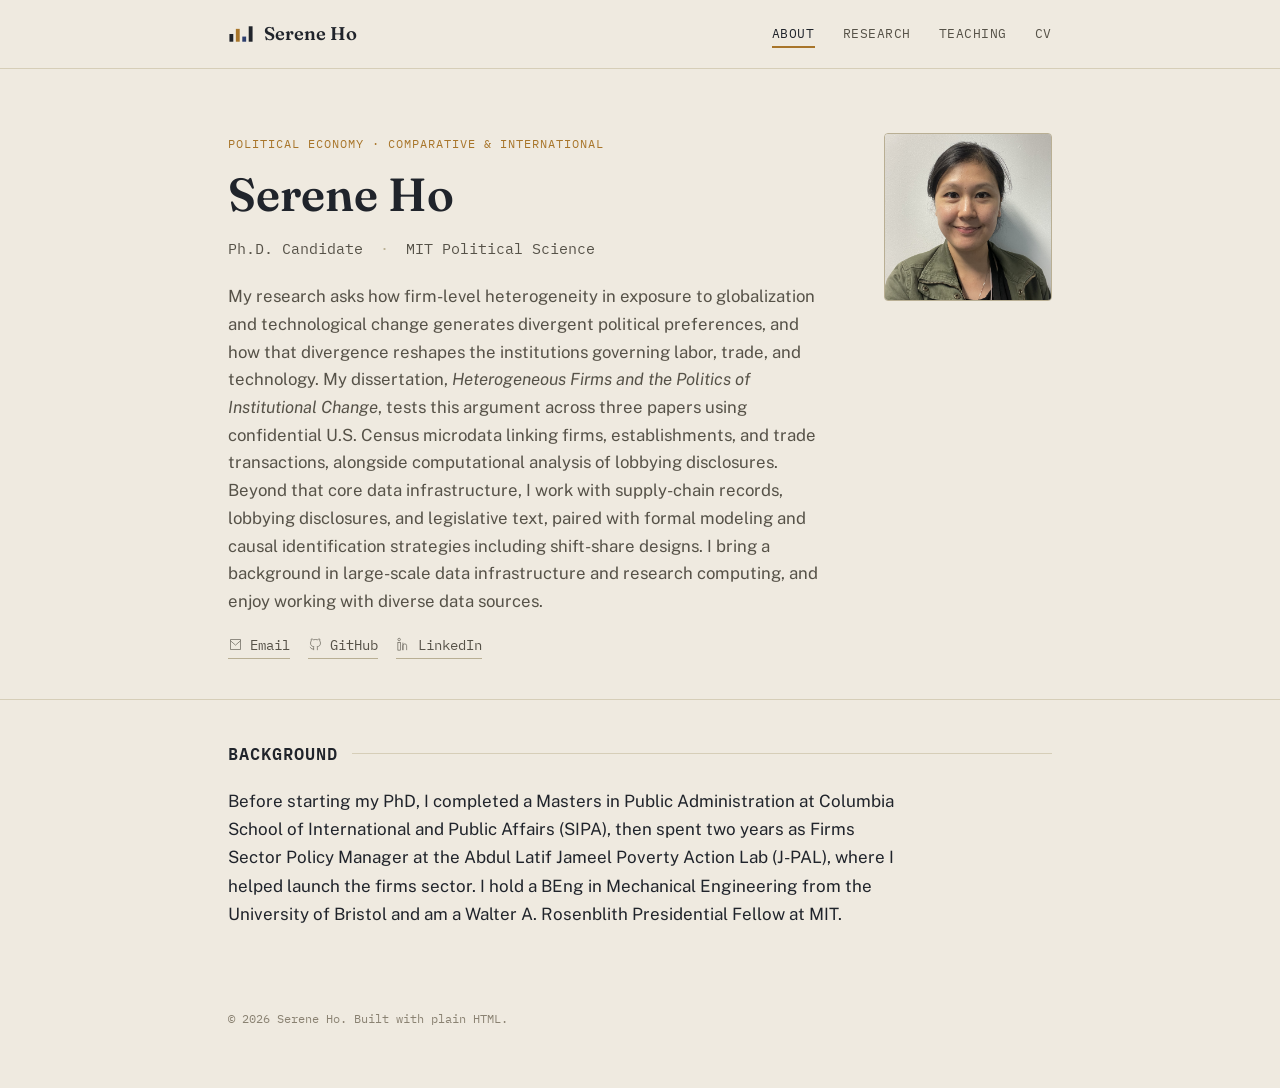
<file: index.html>
<!DOCTYPE html>
<html lang="en">
<head>
<meta charset="UTF-8">
<meta name="viewport" content="width=device-width, initial-scale=1">
<title>Serene Ho</title>
<meta name="description" content="Serene Ho — Ph.D. Candidate, MIT Political Science. Research on firm heterogeneity, trade, and labor market institutions.">
<link rel="preconnect" href="https://fonts.googleapis.com">
<link rel="preconnect" href="https://fonts.gstatic.com" crossorigin>
<link href="https://fonts.googleapis.com/css2?family=Fraunces:opsz,wght@9..144,500;9..144,600&family=Public+Sans:wght@400;500;600&family=IBM+Plex+Mono:wght@400;500&display=swap" rel="stylesheet">
<link rel="stylesheet" href="assets/css/style.css">
</head>
<body>

<nav class="site-nav">
  <div class="container">
    <a href="index.html" class="brand">
      <svg class="mark" viewBox="0 0 40 28" width="26" height="18" aria-hidden="true">
        <rect x="2" y="14" width="6" height="12" style="fill:var(--ink)"/>
        <rect x="12" y="6" width="6" height="20" style="fill:var(--ochre)"/>
        <rect x="22" y="18" width="6" height="8" style="fill:var(--indigo)"/>
        <rect x="32" y="2" width="6" height="24" style="fill:var(--ink)"/>
      </svg>
      Serene Ho
    </a>
    <button class="nav-toggle" aria-expanded="false" aria-controls="nav-links">Menu</button>
    <ul class="nav-links" id="nav-links">
      <li><a href="index.html" aria-current="page">About</a></li>
      <li><a href="research.html">Research</a></li>
      <li><a href="teaching.html">Teaching</a></li>
      <li><a href="cv.html">CV</a></li>
    </ul>
  </div>
</nav>

<header class="hero">
  <div class="container">
    <div>
      <p class="eyebrow">Political Economy · Comparative &amp; International</p>
      <h1>Serene Ho</h1>
      <p class="role">Ph.D. Candidate <span class="sep">&middot;</span> MIT Political Science</p>
<div class="prose lede">
  <p>My research asks how firm-level heterogeneity in exposure to globalization and technological change generates divergent political preferences, 
    and how that divergence reshapes the institutions governing labor, trade, and technology. My dissertation, <em>Heterogeneous Firms and the Politics of Institutional Change</em>, 
    tests this argument across three papers using confidential U.S. Census microdata linking firms, establishments, and trade transactions, alongside computational analysis of lobbying disclosures.
    Beyond that core data infrastructure, I work with supply-chain records, lobbying disclosures, and legislative text, paired with formal modeling and causal identification strategies including shift-share designs.
    I bring a background in large-scale data infrastructure and research computing, and enjoy working with diverse data sources.</p>
</div>
      <div class="contact-row">
        <a href="mailto:sereneho@mit.edu">
          <svg viewBox="0 0 24 24"><path d="M4 4h16v16H4z"/><path d="M4 6l8 7 8-7"/></svg> Email
        </a>
        <a href="https://github.com/s3reneho" target="_blank" rel="noopener">
          <svg viewBox="0 0 24 24"><path d="M9 19c-4.3 1.4-4.3-2.5-6-3m12 5v-3.5c0-1 .1-1.4-.5-2 2.8-.3 5.5-1.4 5.5-6a4.6 4.6 0 0 0-1.3-3.2 4.2 4.2 0 0 0-.1-3.2s-1.1-.3-3.5 1.3a12.3 12.3 0 0 0-6.2 0C6.5 2.8 5.4 3.1 5.4 3.1a4.2 4.2 0 0 0-.1 3.2A4.6 4.6 0 0 0 4 9.5c0 4.6 2.7 5.7 5.5 6-.6.6-.6 1.2-.5 2V21"/></svg> GitHub
        </a>
        <a href="https://www.linkedin.com/in/serenemit/" target="_blank" rel="noopener">
          <svg viewBox="0 0 24 24"><rect x="3" y="9" width="4" height="12"/><circle cx="5" cy="4" r="2"/><path d="M11 21v-7a3 3 0 0 1 6 0v7M11 9v12"/></svg> LinkedIn
        </a>

      </div>
    </div>
    <div class="portrait" aria-hidden="true">
      <img src="assets/img/selfie_2024.jpg" alt="">
    </div>
  </div>
</header>

<section class="section">
  <div class="container">
    <h2>Background</h2>
    <div class="prose">
      <p>Before starting my PhD, I completed a Masters in Public Administration at Columbia School of International and Public Affairs (SIPA), then spent two years as Firms Sector Policy 
        Manager at the Abdul Latif Jameel Poverty Action Lab (J-PAL), where I helped launch the firms sector. I hold a BEng in Mechanical Engineering from the University of Bristol and am a Walter A. Rosenblith Presidential Fellow at MIT.</p>
    </div>

</section>

<footer class="site-footer">
  <div class="container">
    &copy; 2026 Serene Ho. Built with plain HTML.
  </div>
</footer>

<script>
  document.querySelector('.nav-toggle').addEventListener('click', function () {
    var links = document.getElementById('nav-links');
    var open = links.classList.toggle('open');
    this.setAttribute('aria-expanded', open);
  });
</script>
</body>
</html>
</file>
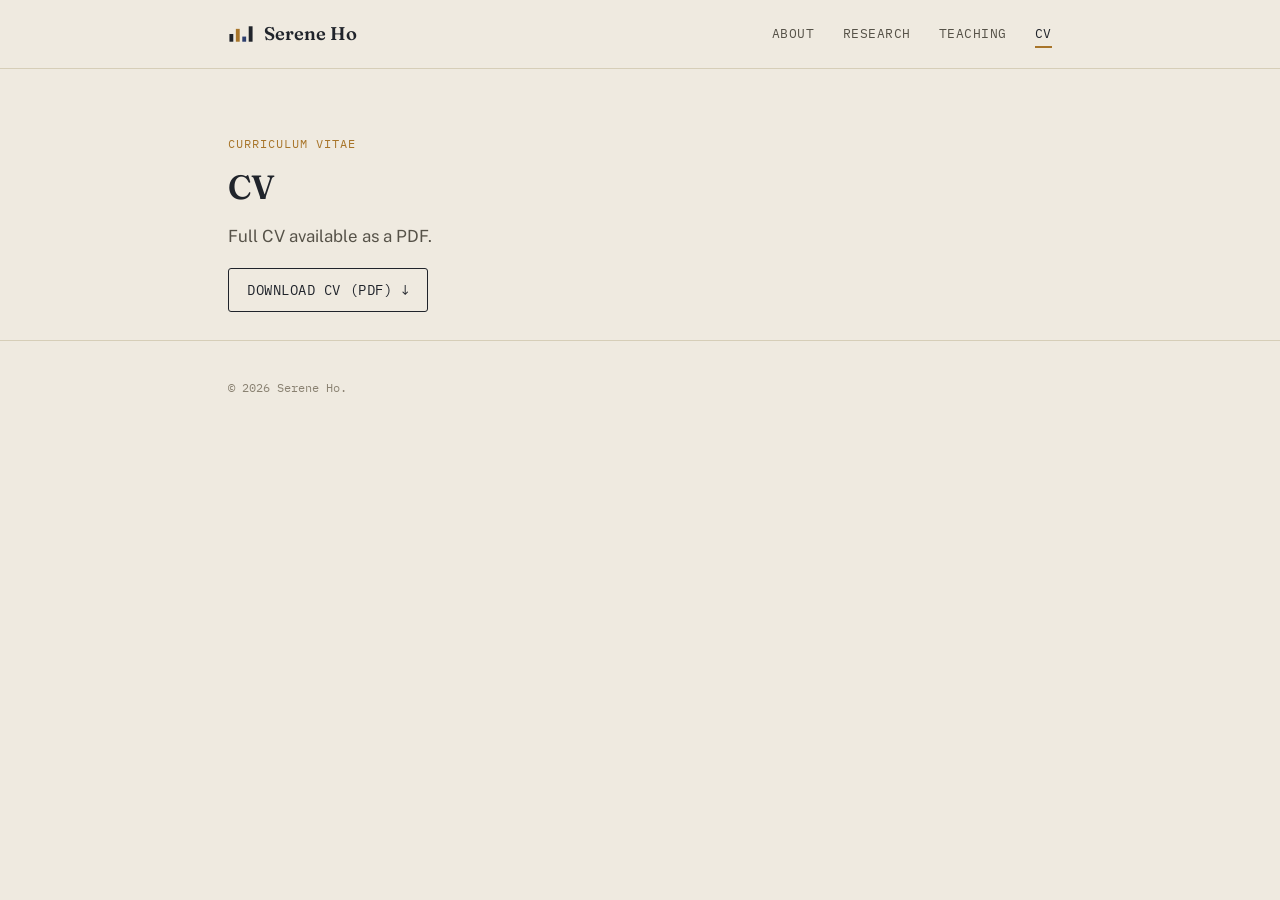
<file: cv.html>
<!DOCTYPE html>
<html lang="en">
<head>
<meta charset="UTF-8">
<meta name="viewport" content="width=device-width, initial-scale=1">
<title>CV — Serene Ho</title>
<link rel="preconnect" href="https://fonts.googleapis.com">
<link rel="preconnect" href="https://fonts.gstatic.com" crossorigin>
<link href="https://fonts.googleapis.com/css2?family=Fraunces:opsz,wght@9..144,500;9..144,600&family=Public+Sans:wght@400;500;600&family=IBM+Plex+Mono:wght@400;500&display=swap" rel="stylesheet">
<link rel="stylesheet" href="assets/css/style.css">
</head>
<body>

<nav class="site-nav">
  <div class="container">
    <a href="index.html" class="brand">
      <svg class="mark" viewBox="0 0 40 28" width="26" height="18" aria-hidden="true">
        <rect x="2" y="14" width="6" height="12" style="fill:var(--ink)"/>
        <rect x="12" y="6" width="6" height="20" style="fill:var(--ochre)"/>
        <rect x="22" y="18" width="6" height="8" style="fill:var(--indigo)"/>
        <rect x="32" y="2" width="6" height="24" style="fill:var(--ink)"/>
      </svg>
      Serene Ho
    </a>
    <button class="nav-toggle" aria-expanded="false" aria-controls="nav-links">Menu</button>
    <ul class="nav-links" id="nav-links">
      <li><a href="index.html">About</a></li>
      <li><a href="research.html">Research</a></li>
      <li><a href="teaching.html">Teaching</a></li>
      <li><a href="cv.html" aria-current="page">CV</a></li>
    </ul>
  </div>
</nav>

<header class="hero" style="padding-bottom:28px;">
  <div class="container" style="grid-template-columns:1fr;">
    <div>
      <p class="eyebrow">Curriculum Vitae</p>
      <h1 style="font-size:2.1rem;">CV</h1>
      <p class="prose lede">Full CV available as a PDF.</p>
      <a class="btn" href="assets/cv/Academic_Resume_Serene_Ho.pdf" target="_blank" rel="noopener">Download CV (PDF) &darr;</a>

  </div>
</header>



<footer class="site-footer">
  <div class="container">
    &copy; 2026 Serene Ho.
  </div>
</footer>

<script>
  document.querySelector('.nav-toggle').addEventListener('click', function () {
    var links = document.getElementById('nav-links');
    var open = links.classList.toggle('open');
    this.setAttribute('aria-expanded', open);
  });
</script>
</body>
</html>
</file>
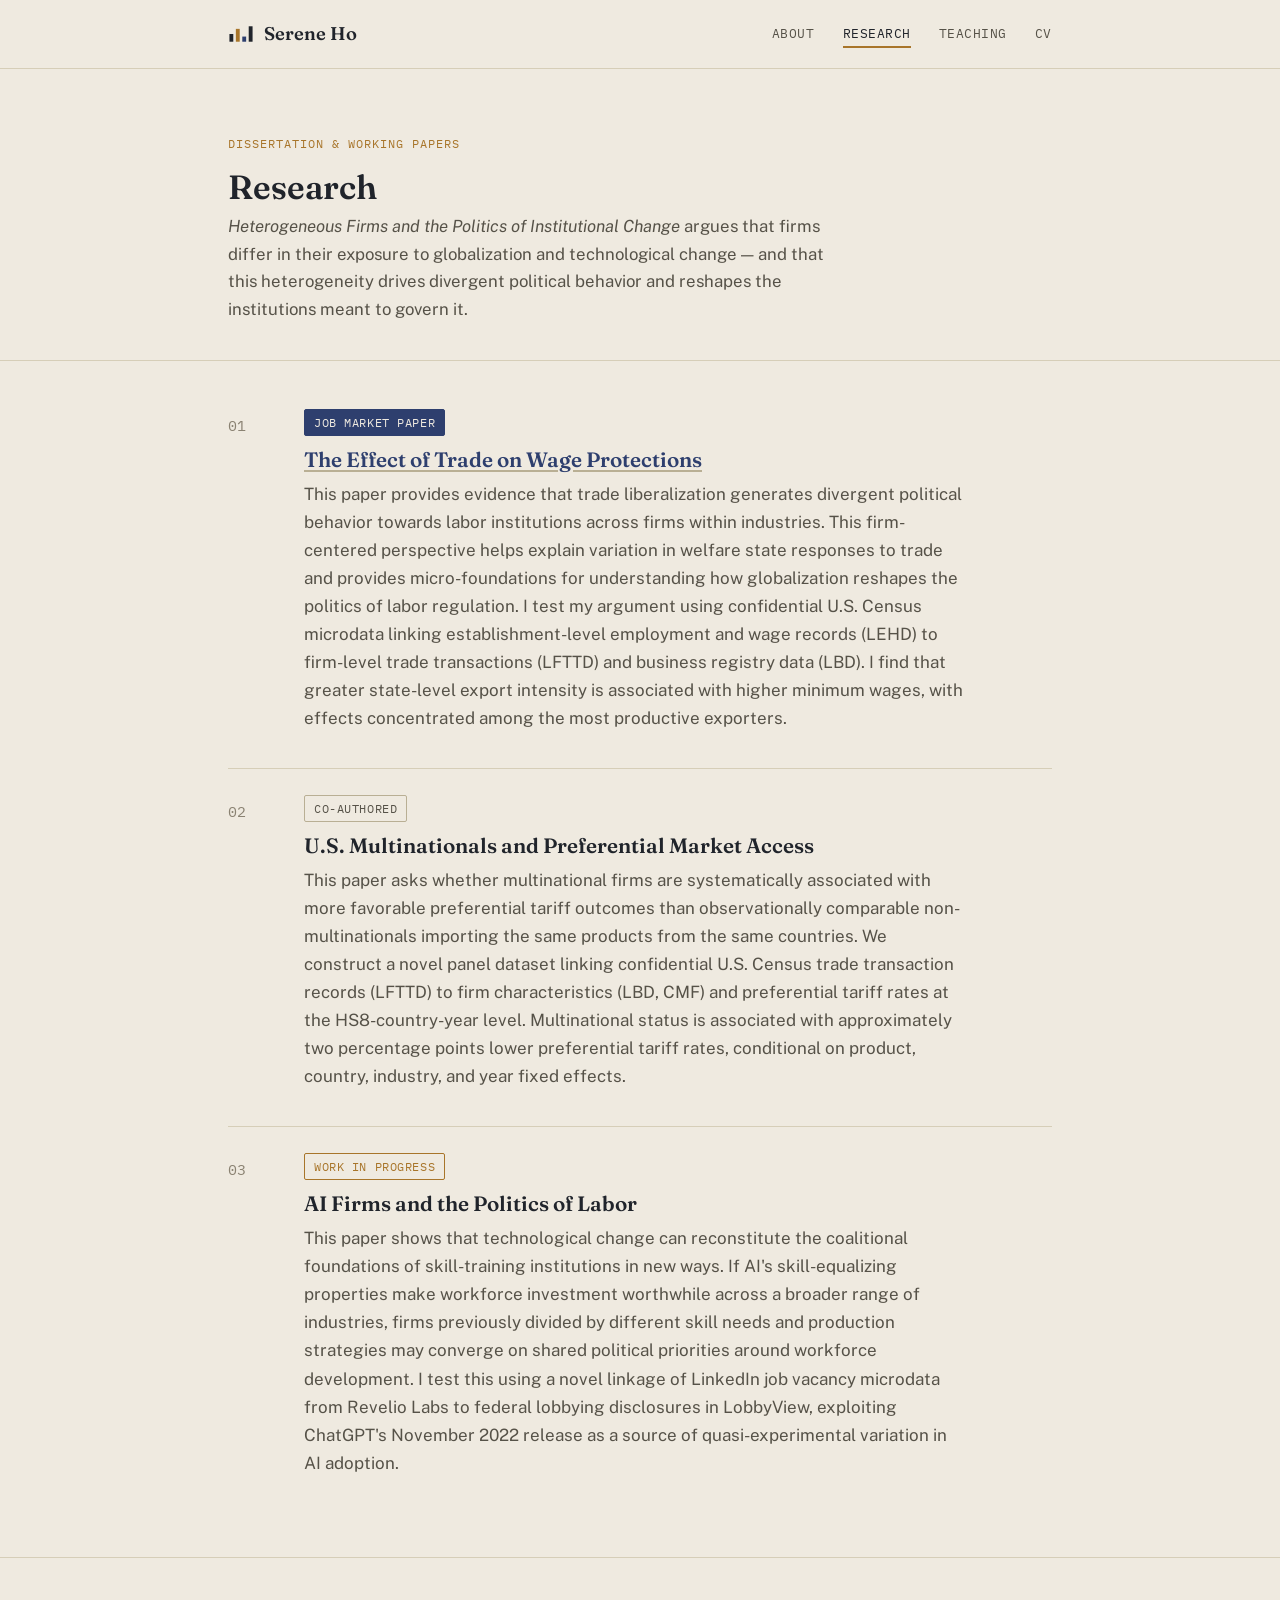
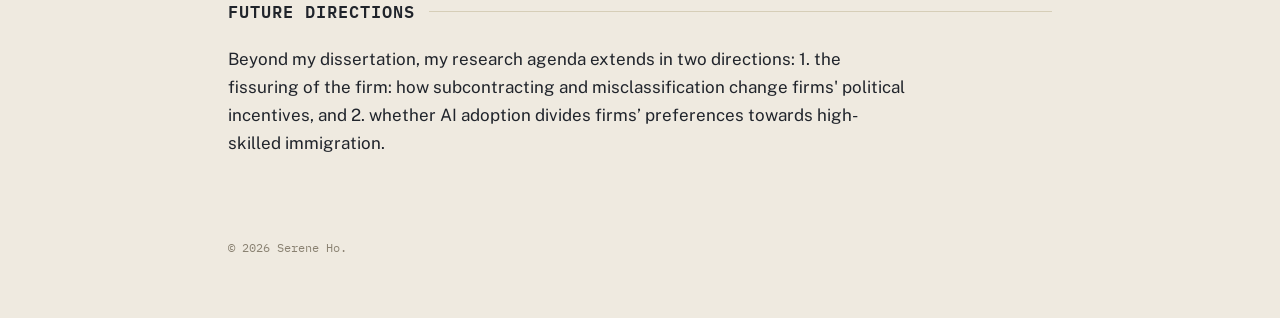
<file: research.html>
<!DOCTYPE html>
<html lang="en">
<head>
<meta charset="UTF-8">
<meta name="viewport" content="width=device-width, initial-scale=1">
<title>Research — Serene Ho</title>
<link rel="preconnect" href="https://fonts.googleapis.com">
<link rel="preconnect" href="https://fonts.gstatic.com" crossorigin>
<link href="https://fonts.googleapis.com/css2?family=Fraunces:opsz,wght@9..144,500;9..144,600&family=Public+Sans:wght@400;500;600&family=IBM+Plex+Mono:wght@400;500&display=swap" rel="stylesheet">
<link rel="stylesheet" href="assets/css/style.css">
</head>
<body>

<nav class="site-nav">
  <div class="container">
    <a href="index.html" class="brand">
      <svg class="mark" viewBox="0 0 40 28" width="26" height="18" aria-hidden="true">
        <rect x="2" y="14" width="6" height="12" style="fill:var(--ink)"/>
        <rect x="12" y="6" width="6" height="20" style="fill:var(--ochre)"/>
        <rect x="22" y="18" width="6" height="8" style="fill:var(--indigo)"/>
        <rect x="32" y="2" width="6" height="24" style="fill:var(--ink)"/>
      </svg>
      Serene Ho
    </a>
    <button class="nav-toggle" aria-expanded="false" aria-controls="nav-links">Menu</button>
    <ul class="nav-links" id="nav-links">
      <li><a href="index.html">About</a></li>
      <li><a href="research.html" aria-current="page">Research</a></li>
      <li><a href="teaching.html">Teaching</a></li>
      <li><a href="cv.html">CV</a></li>
    </ul>
  </div>
</nav>

<header class="hero" style="padding-bottom:36px;">
  <div class="container" style="grid-template-columns:1fr;">
    <div>
      <p class="eyebrow">Dissertation &amp; Working Papers</p>
      <h1 style="font-size:2.1rem;">Research</h1>
      <div class="prose lede">
  <p><em>Heterogeneous Firms and the Politics of Institutional Change</em> argues that firms differ in their exposure to globalization 
    and technological change &mdash; and that this heterogeneity drives divergent political behavior and reshapes the institutions meant to govern it. </p>
</div>
    </div>
  </div>
</header>

<section class="section">
  <div class="container">

    <div class="entry">
      <div class="entry-no">01</div>
      <div>
        <div class="entry-tags"><span class="tag status-jmp">Job Market Paper</span></div>
        <h3 class="entry-title"><a href="https://www.dropbox.com/scl/fi/ms5na65sjlta48puih1vy/JMP_SHO_Sep_2026.pdf?rlkey=6q4dcnj13cx6te52ovrrhyinz&amp;st=bwnxpa1q&amp;dl=0"
     target="_blank" rel="noopener">
    The Effect of Trade on Wage Protections
  </a>
</h3>
        <p>This paper provides evidence that trade liberalization generates divergent political behavior towards labor institutions across firms within industries.
           This firm-centered perspective helps explain variation in welfare state responses to trade and provides micro-foundations for understanding how globalization reshapes the politics of labor regulation. 
          I test my argument using confidential U.S. Census microdata linking establishment-level employment and wage records (LEHD) to firm-level trade transactions (LFTTD) and business registry data (LBD). 
          I find that greater state-level export intensity is associated with higher minimum wages, with effects concentrated among the most productive exporters.</p>
      </div>
    </div>

    <div class="entry">
      <div class="entry-no">02</div>
      <div>
        <div class="entry-tags"><span class="tag">Co-authored</span></div>
        <h3 class="entry-title">U.S. Multinationals and Preferential Market Access</h3>
        <p>This paper asks whether multinational firms are systematically associated with more favorable preferential tariff outcomes than observationally comparable non-multinationals 
          importing the same products from the same countries. We construct a novel panel dataset linking confidential U.S. Census trade transaction records (LFTTD) to firm characteristics (LBD, CMF) 
          and preferential tariff rates at the HS8-country-year level. Multinational status is associated with approximately two percentage points lower preferential tariff rates,
          conditional on product, country, industry, and year fixed effects.</p>
      </div>
    </div>

    <div class="entry">
      <div class="entry-no">03</div>
      <div>
        <div class="entry-tags"><span class="tag status-wip">Work in progress</span></div>
        <h3 class="entry-title">AI Firms and the Politics of Labor</h3>
        <p>This paper shows that technological change can reconstitute the coalitional foundations of skill-training institutions in new ways. If AI's skill-equalizing properties 
          make workforce investment worthwhile across a broader range of industries, firms previously divided by different skill needs and production strategies may converge on 
          shared political priorities around workforce development. I test this using a novel linkage of LinkedIn job vacancy microdata from Revelio Labs to federal lobbying disclosures in LobbyView, 
          exploiting ChatGPT's November 2022 release as a source of quasi-experimental variation in AI adoption.</p>
      </div>
    </div>

  </div>
</section>

<section class="section">
  <div class="container">
    <h2>Future Directions</h2>
    <div class="prose">
      <p>Beyond my dissertation, my research agenda extends in two directions: 1. the fissuring of the firm: how subcontracting and misclassification change firms' political incentives, 
        and 2. whether AI adoption divides firms’ preferences towards high-skilled immigration.</p>
    </div>
    
</section>

<footer class="site-footer">
  <div class="container">
    &copy; 2026 Serene Ho.
  </div>
</footer>

<script>
  document.querySelector('.nav-toggle').addEventListener('click', function () {
    var links = document.getElementById('nav-links');
    var open = links.classList.toggle('open');
    this.setAttribute('aria-expanded', open);
  });
</script>
</body>
</html>
</file>
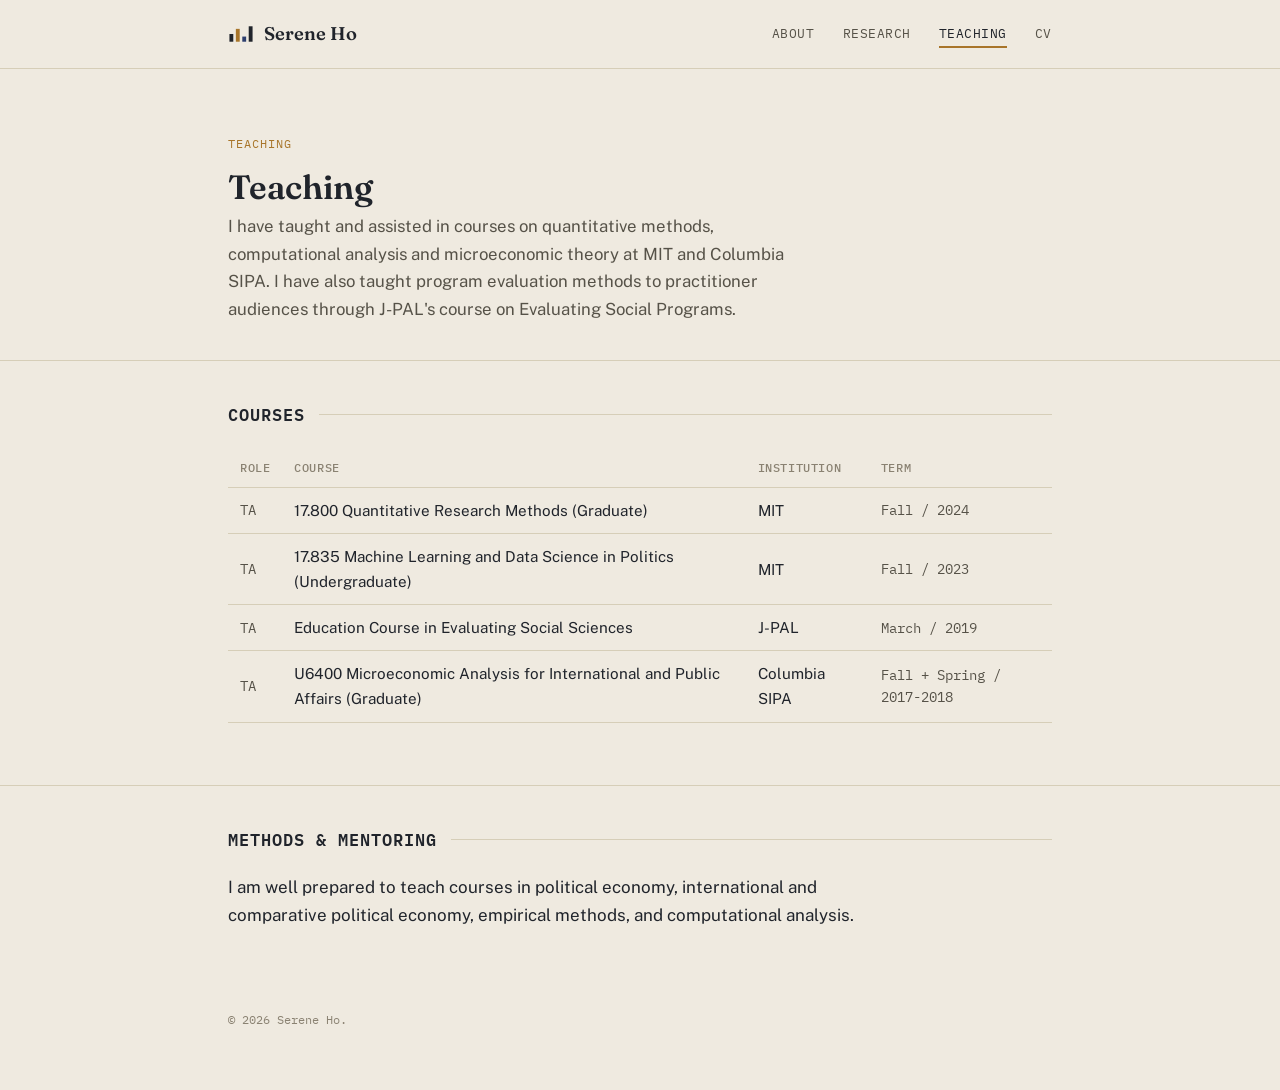
<file: teaching.html>
<!DOCTYPE html>
<html lang="en">
<head>
<meta charset="UTF-8">
<meta name="viewport" content="width=device-width, initial-scale=1">
<title>Teaching — Serene Ho</title>
<link rel="preconnect" href="https://fonts.googleapis.com">
<link rel="preconnect" href="https://fonts.gstatic.com" crossorigin>
<link href="https://fonts.googleapis.com/css2?family=Fraunces:opsz,wght@9..144,500;9..144,600&family=Public+Sans:wght@400;500;600&family=IBM+Plex+Mono:wght@400;500&display=swap" rel="stylesheet">
<link rel="stylesheet" href="assets/css/style.css">
</head>
<body>

<nav class="site-nav">
  <div class="container">
    <a href="index.html" class="brand">
      <svg class="mark" viewBox="0 0 40 28" width="26" height="18" aria-hidden="true">
        <rect x="2" y="14" width="6" height="12" style="fill:var(--ink)"/>
        <rect x="12" y="6" width="6" height="20" style="fill:var(--ochre)"/>
        <rect x="22" y="18" width="6" height="8" style="fill:var(--indigo)"/>
        <rect x="32" y="2" width="6" height="24" style="fill:var(--ink)"/>
      </svg>
      Serene Ho
    </a>
    <button class="nav-toggle" aria-expanded="false" aria-controls="nav-links">Menu</button>
    <ul class="nav-links" id="nav-links">
      <li><a href="index.html">About</a></li>
      <li><a href="research.html">Research</a></li>
      <li><a href="teaching.html" aria-current="page">Teaching</a></li>
      <li><a href="cv.html">CV</a></li>
    </ul>
  </div>
</nav>

<header class="hero" style="padding-bottom:36px;">
  <div class="container" style="grid-template-columns:1fr;">
    <div>
      <p class="eyebrow">Teaching</p>
      <h1 style="font-size:2.1rem;">Teaching</h1>
      <div class="prose lede">
        <p> I have taught and assisted in courses on quantitative methods, computational analysis and microeconomic theory at MIT and Columbia SIPA. I have also taught program evaluation methods to practitioner audiences through J-PAL's course on Evaluating Social Programs.</p>
      </div>
    </div>
  </div>
</header>

<section class="section">
  <div class="container">
    <h2>Courses</h2>
    <table class="ledger">
      <thead>
        <tr><th>Role</th><th>Course</th><th>Institution</th><th>Term</th></tr>
      </thead>
      <tbody>
        <tr>
          <td class="mono">TA</td>
          <td>17.800 Quantitative Research Methods (Graduate)</td>
          <td>MIT</td>
          <td class="mono">Fall / 2024</td>
        </tr>
        <tr>
          <td class="mono">TA</td>
          <td>17.835 Machine Learning and Data Science in Politics (Undergraduate)</td>
          <td>MIT</td>
          <td class="mono">Fall / 2023</td>
        </tr>
                <tr>
          <td class="mono">TA</td>
          <td>Education Course in Evaluating Social Sciences</td>
          <td>J-PAL</td>
          <td class="mono">March / 2019</td>
        </tr>
                <tr>
          <td class="mono">TA</td>
          <td>U6400 Microeconomic Analysis for International and Public Affairs (Graduate)</td>
          <td>Columbia SIPA</td>
          <td class="mono">Fall + Spring / 2017-2018</td>
        </tr>
      </tbody>
    </table>

</section>

<section class="section">
  <div class="container">
    <h2>Methods &amp; Mentoring</h2>
    <div class="prose">
      <p>I am well prepared to teach courses in political economy, international and comparative
political economy, empirical methods, and computational analysis.</p>
    </div>
  </div>
</section>

<footer class="site-footer">
  <div class="container">
    &copy; 2026 Serene Ho.
  </div>
</footer>

<script>
  document.querySelector('.nav-toggle').addEventListener('click', function () {
    var links = document.getElementById('nav-links');
    var open = links.classList.toggle('open');
    this.setAttribute('aria-expanded', open);
  });
</script>
</body>
</html>
</file>
<file: assets/css/style.css>
/* ==========================================================================
   Serene Ho — academic site
   Design concept: "customs ledger" — pale ledger paper, ink + stamp colors,
   numbered entries, hairline rules. The bar mark (varying heights) echoes
   the dissertation's core idea: firms are heterogeneous, not a uniform bloc.
   ========================================================================== */

:root {
  --paper: #EFEAE0;
  --paper-deep: #E4DCC8;
  --card: #F7F4EC;
  --ink: #20242B;
  --ink-soft: #565248;
  --ink-faint: #8A8272;
  --indigo: #2E3F6E;
  --indigo-soft: #5A6C9C;
  --ochre: #A8752A;
  --rule: #D6CEB8;
  --rule-strong: #B9AF94;

  --font-display: "Fraunces", Georgia, serif;
  --font-body: "Public Sans", -apple-system, BlinkMacSystemFont, "Segoe UI", sans-serif;
  --font-mono: "IBM Plex Mono", ui-monospace, SFMono-Regular, Menlo, monospace;

  --maxw: 880px;
}

* { box-sizing: border-box; }

html { scroll-behavior: smooth; }

@media (prefers-reduced-motion: reduce) {
  html { scroll-behavior: auto; }
  * { animation: none !important; transition: none !important; }
}

body {
  margin: 0;
  background: var(--paper);
  color: var(--ink);
  font-family: var(--font-body);
  font-size: 17px;
  line-height: 1.65;
  -webkit-font-smoothing: antialiased;
}

a {
  color: var(--indigo);
  text-decoration-color: var(--rule-strong);
  text-underline-offset: 3px;
}
a:hover { color: var(--ochre); }
a:focus-visible,
button:focus-visible {
  outline: 2px solid var(--ochre);
  outline-offset: 3px;
}

h1, h2, h3 {
  font-family: var(--font-display);
  font-weight: 600;
  color: var(--ink);
  line-height: 1.15;
  margin: 0 0 0.5em;
}

.container {
  max-width: var(--maxw);
  margin: 0 auto;
  padding: 0 28px;
}

/* ---------- nav ---------- */

.site-nav {
  position: sticky;
  top: 0;
  z-index: 20;
  background: var(--paper);
  border-bottom: 1px solid var(--rule);
}

.site-nav .container {
  display: flex;
  align-items: center;
  justify-content: space-between;
  height: 68px;
}

.brand {
  display: flex;
  align-items: center;
  gap: 10px;
  font-family: var(--font-display);
  font-weight: 600;
  font-size: 1.15rem;
  color: var(--ink);
  text-decoration: none;
}
.brand:hover { color: var(--ink); }
.brand .mark rect { transition: none; }

.nav-links {
  display: flex;
  gap: 28px;
  list-style: none;
  margin: 0;
  padding: 0;
  font-family: var(--font-mono);
  font-size: 0.82rem;
  letter-spacing: 0.04em;
  text-transform: uppercase;
}

.nav-links a {
  color: var(--ink-soft);
  text-decoration: none;
  padding: 4px 0;
  border-bottom: 2px solid transparent;
}
.nav-links a:hover,
.nav-links a[aria-current="page"] {
  color: var(--ink);
  border-bottom-color: var(--ochre);
}

.nav-toggle {
  display: none;
  background: none;
  border: 1px solid var(--rule-strong);
  border-radius: 4px;
  padding: 6px 10px;
  font-family: var(--font-mono);
  font-size: 0.85rem;
  color: var(--ink);
  cursor: pointer;
}

@media (max-width: 640px) {
  .nav-toggle { display: block; }
  .nav-links {
    position: absolute;
    top: 68px;
    left: 0;
    right: 0;
    background: var(--paper);
    border-bottom: 1px solid var(--rule);
    flex-direction: column;
    gap: 0;
    padding: 8px 28px 16px;
    display: none;
  }
  .nav-links.open { display: flex; }
  .nav-links li { border-top: 1px solid var(--rule); }
  .nav-links a { display: block; padding: 12px 0; }
}

/* ---------- hero ---------- */

.hero {
  padding: 64px 0 40px;
  border-bottom: 1px solid var(--rule);
}

.hero .container {
  display: grid;
  grid-template-columns: 1fr auto;
  gap: 40px;
  align-items: start;
}

.eyebrow {
  font-family: var(--font-mono);
  text-transform: uppercase;
  letter-spacing: 0.08em;
  font-size: 0.78rem;
  color: var(--ochre);
  margin: 0 0 14px;
}

.hero h1 {
  font-size: clamp(2.1rem, 4vw, 2.9rem);
  margin-bottom: 0.2em;
}

.hero .role {
  font-family: var(--font-mono);
  font-size: 0.95rem;
  color: var(--ink-soft);
  margin-bottom: 22px;
}
.hero .role .sep { color: var(--rule-strong); margin: 0 8px; }

.hero .lede {
  max-width: 60ch;
  font-size: 1.05rem;
  color: var(--ink-soft);
}

.portrait {
  width: 168px;
  height: 168px;
  border-radius: 4px;
  border: 1px solid var(--rule-strong);
  overflow: hidden;
  background: var(--card);
}
.portrait img { width: 100%; height: 100%; object-fit: cover; display: block; }

@media (max-width: 640px) {
  .hero .container { grid-template-columns: 1fr; }
  .portrait { width: 120px; height: 120px; order: -1; }
}

/* ---------- prose sections ---------- */

.section {
  padding: 44px 0;
  border-bottom: 1px solid var(--rule);
}
.section:last-of-type { border-bottom: none; }

.section h2 {
  font-size: 1.05rem;
  font-family: var(--font-mono);
  text-transform: uppercase;
  letter-spacing: 0.06em;
  color: var(--ink);
  display: flex;
  align-items: center;
  gap: 14px;
  margin-bottom: 24px;
}
.section h2::after {
  content: "";
  flex: 1;
  height: 1px;
  background: var(--rule);
}

.prose p { margin: 0 0 1.1em; max-width: 68ch; }
.prose p:last-child { margin-bottom: 0; }

/* ---------- ledger entries (research/papers) ---------- */

.entry {
  display: grid;
  grid-template-columns: 56px 1fr;
  gap: 20px;
  padding: 26px 0;
  border-top: 1px solid var(--rule);
}
.entry:first-child { border-top: none; padding-top: 4px; }

.entry-no {
  font-family: var(--font-mono);
  color: var(--ink-faint);
  font-size: 0.95rem;
  padding-top: 4px;
}

.entry-title {
  font-family: var(--font-display);
  font-size: 1.3rem;
  margin: 0 0 8px;
}

.entry-tags {
  display: flex;
  flex-wrap: wrap;
  gap: 8px;
  margin-bottom: 12px;
}

.tag {
  font-family: var(--font-mono);
  font-size: 0.72rem;
  text-transform: uppercase;
  letter-spacing: 0.05em;
  padding: 3px 9px;
  border-radius: 2px;
  border: 1px solid var(--rule-strong);
  color: var(--ink-soft);
  white-space: nowrap;
}
.tag.status-jmp { background: var(--indigo); border-color: var(--indigo); color: var(--paper); }
.tag.status-wip { background: transparent; color: var(--ochre); border-color: var(--ochre); }

.entry p { max-width: 66ch; color: var(--ink-soft); margin: 0 0 10px; }

.data-tags {
  font-family: var(--font-mono);
  font-size: 0.8rem;
  color: var(--ink-faint);
}

@media (max-width: 640px) {
  .entry { grid-template-columns: 1fr; }
  .entry-no { padding-top: 0; }
}

/* ---------- placeholder callouts (things Serene needs to fill in) ---------- */

.todo {
  border: 1px dashed var(--rule-strong);
  background: var(--card);
  border-radius: 4px;
  padding: 14px 16px;
  font-family: var(--font-mono);
  font-size: 0.82rem;
  color: var(--ink-soft);
  margin: 14px 0;
}
.todo strong { color: var(--ochre); }

/* ---------- buttons / links list ---------- */

.btn {
  display: inline-flex;
  align-items: center;
  gap: 8px;
  font-family: var(--font-mono);
  font-size: 0.85rem;
  text-transform: uppercase;
  letter-spacing: 0.04em;
  padding: 10px 18px;
  border: 1px solid var(--ink);
  border-radius: 3px;
  color: var(--ink);
  text-decoration: none;
}
.btn:hover { background: var(--ink); color: var(--paper); }

.contact-row {
  display: flex;
  flex-wrap: wrap;
  gap: 18px;
  margin-top: 18px;
}
.contact-row a {
  display: inline-flex;
  align-items: center;
  gap: 7px;
  font-family: var(--font-mono);
  font-size: 0.85rem;
  color: var(--ink-soft);
  text-decoration: none;
  border-bottom: 1px solid var(--rule-strong);
  padding-bottom: 2px;
}
.contact-row a:hover { color: var(--ochre); border-color: var(--ochre); }
.contact-row svg { width: 15px; height: 15px; stroke: currentColor; fill: none; }

/* ---------- simple table (CV / teaching) ---------- */

table.ledger {
  width: 100%;
  border-collapse: collapse;
  font-size: 0.95rem;
  margin: 18px 0;
}
table.ledger th, table.ledger td {
  text-align: left;
  padding: 10px 12px;
  border-bottom: 1px solid var(--rule);
}
table.ledger th {
  font-family: var(--font-mono);
  font-size: 0.72rem;
  text-transform: uppercase;
  letter-spacing: 0.05em;
  color: var(--ink-faint);
  font-weight: 500;
}
table.ledger td.mono { font-family: var(--font-mono); font-size: 0.85rem; color: var(--ink-soft); }

/* ---------- footer ---------- */

.site-footer {
  padding: 36px 0 60px;
  color: var(--ink-faint);
  font-family: var(--font-mono);
  font-size: 0.78rem;
}
</file>
